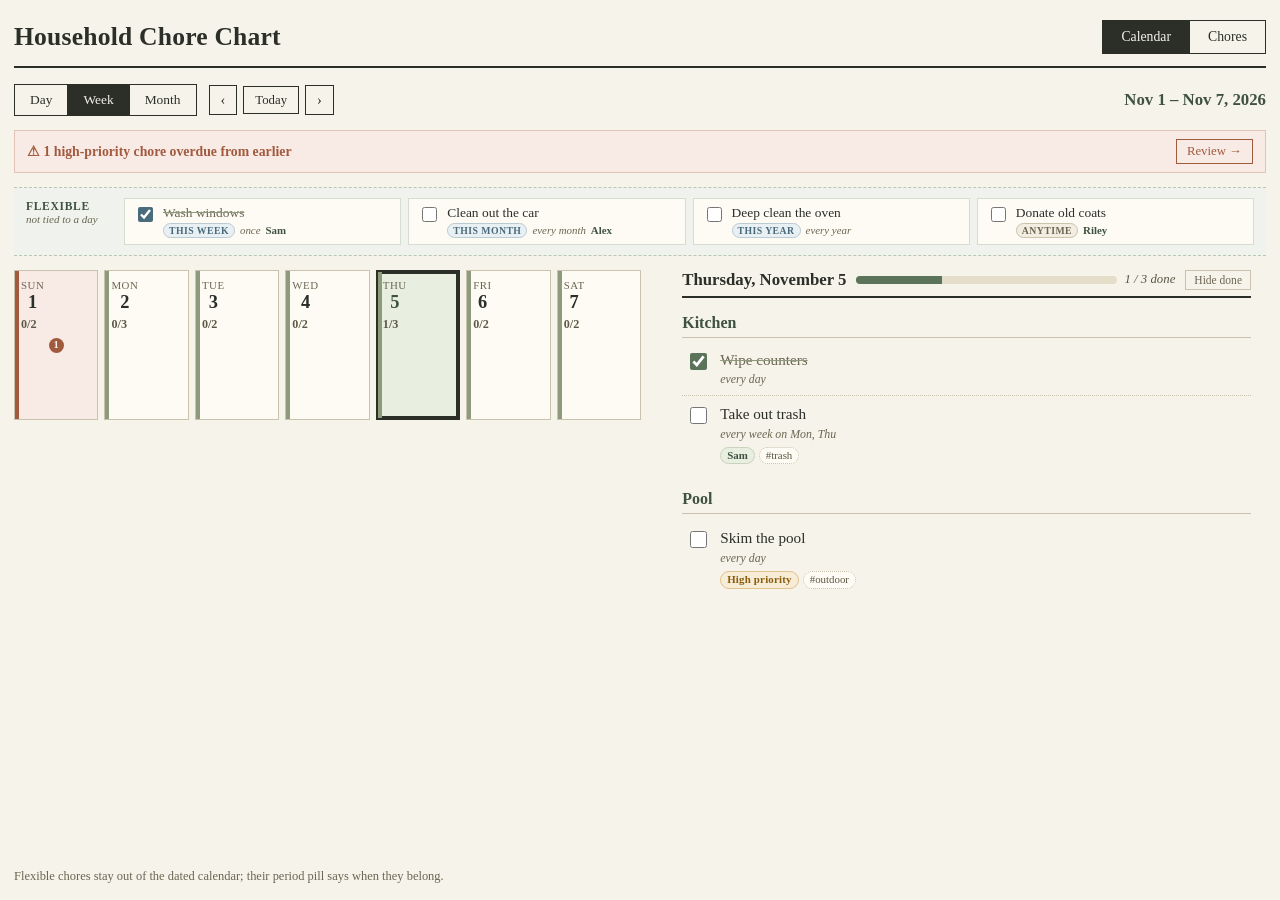
<file: mockups/floating-chores.html>
<!DOCTYPE html>
<html lang="en">
<head>
<meta charset="UTF-8">
<meta name="viewport" content="width=device-width, initial-scale=1">
<meta name="color-scheme" content="light">
<title>Floating chores — design mockup</title>
<link rel="stylesheet" href="../html/css/style.css">
<style>
  /* ---- mockup-only additions: flexible chores ---- */
  .flex-strip{
    display:flex;
    align-items:flex-start;
    gap:14px;
    margin:0 0 14px;
    padding:10px 12px;
    background:#f0f3ed;
    border-top:1px dashed #b9c6b3;
    border-bottom:1px dashed #b9c6b3;
  }
  .flex-strip-head{flex:0 0 auto; min-width:84px; padding:2px 6px 0 0;}
  .flex-strip-title{
    display:block;
    font-size:0.72rem;
    font-weight:700;
    letter-spacing:0.7px;
    text-transform:uppercase;
    color:var(--moss-dark);
  }
  .flex-strip-note{display:block; margin-top:1px; font-size:0.69rem; font-style:italic; color:var(--muted);}
  .flex-items{display:flex; flex:1 1 auto; flex-wrap:wrap; gap:7px; min-width:0;}
  .flex-item{
    display:flex;
    flex:1 1 185px;
    align-items:flex-start;
    gap:7px;
    max-width:280px;
    padding:6px 9px;
    background:var(--card);
    border:1px solid #d4ddcf;
    cursor:pointer;
  }
  .flex-item input[type=checkbox]{
    flex-shrink:0;
    width:15px;
    height:15px;
    margin-top:2px;
    accent-color:var(--sky);
  }
  .flex-item-body{display:flex; flex-direction:column; gap:1px; min-width:0;}
  .flex-item-text{font-size:0.84rem; line-height:1.25;}
  .flex-item.done .flex-item-text{color:var(--muted); text-decoration:line-through; text-decoration-color:var(--done);}
  .flex-meta{display:flex; flex-wrap:wrap; align-items:center; gap:5px; font-size:0.68rem; color:var(--muted);}
  .scope-pill{
    padding:1px 5px;
    border:1px solid #b9cad2;
    border-radius:8px;
    background:#e9f0f3;
    color:var(--sky);
    font-size:0.61rem;
    font-weight:700;
    letter-spacing:0.45px;
    text-transform:uppercase;
    white-space:nowrap;
  }
  .scope-pill.anytime{background:#f1ede1; border-color:var(--line); color:var(--muted);}
  .flex-repeat{font-style:italic;}
  .flex-assignee{font-weight:600; color:var(--moss-dark);}

  /* management row timing column */
  .flex-next .next-due-label{color:var(--sky);}
  .flex-next .flex-scope{font-size:0.76rem; font-weight:700; color:var(--sky);}

  /* editor timing control */
  .timing-switch{display:inline-flex; align-self:flex-start; border:1.5px solid var(--ink);}
  .timing-btn{
    padding:6px 13px;
    border:none;
    border-right:1.5px solid var(--ink);
    background:transparent;
    color:var(--ink);
    font-family:inherit;
    font-size:0.82rem;
    cursor:pointer;
  }
  .timing-btn:last-child{border-right:none;}
  .timing-btn.active{background:var(--ink); color:var(--paper);}
  .flex-editor{display:flex; flex-direction:column; gap:12px;}
  .flex-editor .chips .chip{font-size:0.76rem;}

  @media (max-width: 860px){
    .flex-strip{flex-direction:column; gap:8px;}
    .flex-strip-head{min-width:0; padding:0;}
    .flex-items{width:100%;}
    .flex-item{max-width:none;}
  }
  @media (max-width: 560px){
    .flex-items{display:grid; grid-template-columns:repeat(2,minmax(0,1fr)); gap:6px;}
    .flex-item{max-width:none; min-width:0; padding:5px 7px;}
    .flex-item-text{font-size:0.8rem;}
    .flex-meta{font-size:0.64rem; gap:4px;}
  }
  @media (max-width: 380px){
    .flex-items{grid-template-columns:minmax(0,1fr);}
  }
</style>
</head>
<body>

<header>
  <div class="header-top">
    <h1>Household Chore Chart</h1>
    <div class="surface-switch" id="surfaceSwitch" role="group" aria-label="Chore chart view">
      <button class="surface-btn active" data-surface="calendar" type="button" aria-pressed="true">Calendar</button>
      <button class="surface-btn" data-surface="chores" type="button" aria-pressed="false">Chores</button>
    </div>
  </div>
</header>

<section class="surface" id="calendarSurface">
  <div class="cal-controls">
    <div class="view-switch" id="viewSwitch" role="group" aria-label="Calendar range">
      <button class="view-btn" data-view="day" type="button" aria-pressed="false">Day</button>
      <button class="view-btn active" data-view="week" type="button" aria-pressed="true">Week</button>
      <button class="view-btn" data-view="month" type="button" aria-pressed="false">Month</button>
    </div>
    <div class="nav">
      <button class="nav-btn" type="button" aria-label="Previous">&lsaquo;</button>
      <button class="nav-btn today-btn" type="button">Today</button>
      <button class="nav-btn" type="button" aria-label="Next">&rsaquo;</button>
    </div>
    <div class="range-label" id="rangeLabel">Nov 1 – Nov 7, 2026</div>
  </div>

  <div class="overdue-banner">
    <span class="overdue-banner-text">⚠ 1 high-priority chore overdue from earlier</span>
    <button type="button">Review →</button>
  </div>

  <!-- NEW: floating / flexible chores live in their own shelf, outside the dated grid -->
  <section class="flex-strip" id="flexStrip" aria-label="Flexible chores">
    <div class="flex-strip-head">
      <span class="flex-strip-title">Flexible</span>
      <span class="flex-strip-note">not tied to a day</span>
    </div>
    <div class="flex-items">
      <label class="flex-item done">
        <input type="checkbox" checked>
        <span class="flex-item-body">
          <span class="flex-item-text">Wash windows</span>
          <span class="flex-meta">
            <span class="scope-pill">This week</span>
            <span class="flex-repeat">once</span>
            <span class="flex-assignee">Sam</span>
          </span>
        </span>
      </label>
      <label class="flex-item">
        <input type="checkbox">
        <span class="flex-item-body">
          <span class="flex-item-text">Clean out the car</span>
          <span class="flex-meta">
            <span class="scope-pill">This month</span>
            <span class="flex-repeat">every month</span>
            <span class="flex-assignee">Alex</span>
          </span>
        </span>
      </label>
      <label class="flex-item">
        <input type="checkbox">
        <span class="flex-item-body">
          <span class="flex-item-text">Deep clean the oven</span>
          <span class="flex-meta">
            <span class="scope-pill">This year</span>
            <span class="flex-repeat">every year</span>
          </span>
        </span>
      </label>
      <label class="flex-item">
        <input type="checkbox">
        <span class="flex-item-body">
          <span class="flex-item-text">Donate old coats</span>
          <span class="flex-meta">
            <span class="scope-pill anytime">Anytime</span>
            <span class="flex-assignee">Riley</span>
          </span>
        </span>
      </label>
    </div>
  </section>

  <main class="layout">
    <section class="cal-pane" id="calPane" aria-label="Calendar">
      <div class="week-grid" id="weekGrid"></div>
      <div class="month-grid" id="monthGrid" hidden></div>
    </section>
    <section class="list-pane" aria-label="Chores for the selected day">
      <div class="list-head">
        <span class="list-date">Thursday, November 5</span>
        <div class="list-progress">
          <div class="progress-track" role="progressbar" aria-valuemin="0" aria-valuemax="3" aria-valuenow="1">
            <div class="progress-fill" style="width:33%"></div>
          </div>
          <span class="list-count">1 / 3 done</span>
        </div>
        <button class="hide-done-btn" type="button">Hide done</button>
      </div>
      <div class="group">
        <div class="group-title">Kitchen</div>
        <div class="task done">
          <input type="checkbox" checked>
          <div class="task-body">
            <div class="task-text">Wipe counters</div>
            <div class="task-when">every day</div>
          </div>
        </div>
        <div class="task">
          <input type="checkbox">
          <div class="task-body">
            <div class="task-text">Take out trash</div>
            <div class="task-when">every week on Mon, Thu</div>
            <div class="task-meta">
              <span class="assignee-pill">Sam</span>
              <span class="tag-pill">#trash</span>
            </div>
          </div>
        </div>
      </div>
      <div class="group">
        <div class="group-title">Pool</div>
        <div class="task">
          <input type="checkbox">
          <div class="task-body">
            <div class="task-text">Skim the pool</div>
            <div class="task-when">every day</div>
            <div class="task-meta">
              <span class="prio-flag">High priority</span>
              <span class="tag-pill">#outdoor</span>
            </div>
          </div>
        </div>
      </div>
    </section>
  </main>
</section>

<section class="surface" id="choresSurface" hidden>
  <div class="surface-head">
    <span class="surface-title">Routines</span>
    <span class="surface-count">7 chores · 5 areas</span>
    <button class="primary-btn" type="button" data-open-editor>+ Add chore</button>
  </div>
  <div class="chore-toolbar">
    <label class="toolbar-field">Assigned
      <select><option>Everyone</option></select>
    </label>
    <label class="toolbar-field">Tag
      <select><option>All tags</option></select>
    </label>
    <label class="toolbar-field">Sort
      <select><option>Manual order</option></select>
    </label>
  </div>
  <div>
    <div class="group">
      <div class="group-title">Kitchen</div>
      <div class="task chore-row" data-open-editor>
        <div class="task-body">
          <div class="task-text">Wipe counters</div>
          <div class="task-when">every day</div>
        </div>
        <div class="next-due">
          <span class="next-due-label">Next</span>
          <span class="next-due-date">Today</span>
        </div>
        <div class="row-actions">
          <button type="button">↑</button><button type="button">↓</button><button class="edit-row-btn" type="button">Edit</button>
        </div>
      </div>
      <div class="task chore-row" data-open-editor>
        <div class="task-body">
          <div class="task-text">Take out trash</div>
          <div class="task-when">every week on Mon, Thu</div>
          <div class="task-meta">
            <span class="assignee-pill">Sam</span>
            <span class="tag-pill">#trash</span>
          </div>
        </div>
        <div class="next-due">
          <span class="next-due-label">Next</span>
          <span class="next-due-date">Today</span>
        </div>
        <div class="row-actions">
          <button type="button">↑</button><button type="button">↓</button><button class="edit-row-btn" type="button">Edit</button>
        </div>
      </div>
      <div class="task chore-row" data-open-editor>
        <div class="task-body">
          <div class="task-text">Deep clean the oven</div>
          <div class="task-when">every year</div>
        </div>
        <div class="next-due flex-next">
          <span class="next-due-label">Flexible</span>
          <span class="flex-scope">This year</span>
        </div>
        <div class="row-actions">
          <button type="button">↑</button><button type="button">↓</button><button class="edit-row-btn" type="button">Edit</button>
        </div>
      </div>
    </div>
    <div class="group">
      <div class="group-title">Pool</div>
      <div class="task chore-row" data-open-editor>
        <div class="task-body">
          <div class="task-text">Skim the pool</div>
          <div class="task-when">every day</div>
          <div class="task-meta">
            <span class="prio-flag">High priority</span>
            <span class="tag-pill">#outdoor</span>
          </div>
        </div>
        <div class="next-due">
          <span class="next-due-label">Next</span>
          <span class="next-due-date">Today</span>
        </div>
        <div class="row-actions">
          <button type="button">↑</button><button type="button">↓</button><button class="edit-row-btn" type="button">Edit</button>
        </div>
      </div>
    </div>
    <div class="group">
      <div class="group-title">Garage</div>
      <div class="task chore-row" data-open-editor>
        <div class="task-body">
          <div class="task-text">Clean out the car</div>
          <div class="task-when">every month</div>
          <div class="task-meta">
            <span class="assignee-pill">Alex</span>
            <span class="tag-pill">#outdoor</span>
          </div>
        </div>
        <div class="next-due flex-next">
          <span class="next-due-label">Flexible</span>
          <span class="flex-scope">This month</span>
        </div>
        <div class="row-actions">
          <button type="button">↑</button><button type="button">↓</button><button class="edit-row-btn" type="button">Edit</button>
        </div>
      </div>
    </div>
    <div class="group">
      <div class="group-title">House</div>
      <div class="task chore-row" data-open-editor>
        <div class="task-body">
          <div class="task-text">Wash windows</div>
          <div class="task-when">once</div>
          <div class="task-meta">
            <span class="assignee-pill">Sam</span>
          </div>
        </div>
        <div class="next-due flex-next">
          <span class="next-due-label">Flexible</span>
          <span class="flex-scope">This week</span>
        </div>
        <div class="row-actions">
          <button type="button">↑</button><button type="button">↓</button><button class="edit-row-btn" type="button">Edit</button>
        </div>
      </div>
      <div class="task chore-row" data-open-editor>
        <div class="task-body">
          <div class="task-text">Donate old coats</div>
          <div class="task-when">once</div>
          <div class="task-meta">
            <span class="assignee-pill">Riley</span>
            <span class="tag-pill">#donation</span>
          </div>
        </div>
        <div class="next-due flex-next">
          <span class="next-due-label">Flexible</span>
          <span class="flex-scope">Anytime</span>
        </div>
        <div class="row-actions">
          <button type="button">↑</button><button type="button">↓</button><button class="edit-row-btn" type="button">Edit</button>
        </div>
      </div>
    </div>
  </div>
</section>

<div class="legend">Flexible chores stay out of the dated calendar; their period pill says when they belong.</div>

<div class="scrim" id="scrim" hidden></div>
<div class="sheet" id="sheet" hidden role="dialog" aria-modal="true" aria-labelledby="sheetTitle">
  <div class="sheet-head">
    <h2 id="sheetTitle">Edit chore</h2>
    <button class="x" type="button" data-close-editor aria-label="Close">&times;</button>
  </div>
  <div class="sheet-body">
    <label class="field">Name
      <input type="text" value="Clean out the car">
    </label>
    <label class="field">Area
      <input type="text" value="Garage">
    </label>
    <label class="field">Assigned to
      <input type="text" value="Alex">
    </label>
    <div class="field">
      <span class="field-label">Tags</span>
      <div class="tag-editor">
        <div class="tag-chips">
          <span class="tag-chip">outdoor <button class="tag-remove" type="button">×</button></span>
        </div>
        <div class="tag-input-row">
          <input type="text" placeholder="Add a tag, then press Enter">
          <button class="chip add-tag-btn" type="button">Add</button>
        </div>
      </div>
    </div>
    <label class="priority-field">
      <input type="checkbox">
      <span>
        <strong>High priority</strong>
        <span class="field-hint">Only high-priority overdue chores appear in the banner; all overdue chores show in red.</span>
      </span>
    </label>

    <div class="divider-label">Timing</div>
    <div class="timing-switch" id="timingSwitch" role="group" aria-label="Due timing">
      <button class="timing-btn" data-timing="date" type="button">On a date</button>
      <button class="timing-btn active" data-timing="flex" type="button">Flexible</button>
    </div>

    <div class="date-schedule" id="dateSchedule" hidden>
      <label class="field">Repeats
        <select>
          <option>Weekly</option>
          <option>Monthly</option>
          <option>Yearly</option>
        </select>
      </label>
      <span class="field-hint">The existing dated schedule controls would appear here.</span>
    </div>

    <div class="flex-editor" id="flexSchedule">
      <div class="field">
        <span class="field-label">Window</span>
        <div class="chips">
          <button class="chip" data-window="anytime" type="button">Anytime</button>
          <button class="chip" data-window="week" type="button">Week</button>
          <button class="chip active" data-window="month" type="button">Month</button>
          <button class="chip" data-window="year" type="button">Year</button>
        </div>
      </div>
      <label class="field">Repeats
        <select id="flexRepeat">
          <option>Doesn't repeat</option>
          <option selected>Every month</option>
          <option>Every 2 months</option>
          <option>Every 3 months</option>
        </select>
      </label>
      <span class="field-hint" id="flexHint">Appears in Flexible until done, then resets on the 1st of each month.</span>
    </div>
  </div>
  <div class="sheet-foot">
    <button class="danger" type="button">Delete</button>
    <div class="spacer"></div>
    <button type="button" data-close-editor>Cancel</button>
    <button class="primary" type="button" data-close-editor>Save</button>
  </div>
</div>

<script>
/* ---- mockup interaction only ---- */
const surfaces = document.querySelectorAll('.surface-btn');
surfaces.forEach(btn => btn.addEventListener('click', () => {
  surfaces.forEach(b => {
    const on = b === btn;
    b.classList.toggle('active', on);
    b.setAttribute('aria-pressed', on ? 'true' : 'false');
  });
  document.getElementById('calendarSurface').hidden = btn.dataset.surface !== 'calendar';
  document.getElementById('choresSurface').hidden = btn.dataset.surface !== 'chores';
}));

const viewButtons = document.querySelectorAll('.view-btn');
viewButtons.forEach(btn => btn.addEventListener('click', () => {
  viewButtons.forEach(b => {
    const on = b === btn;
    b.classList.toggle('active', on);
    b.setAttribute('aria-pressed', on ? 'true' : 'false');
  });
  const month = btn.dataset.view === 'month';
  document.getElementById('weekGrid').hidden = month;
  document.getElementById('monthGrid').hidden = !month;
  document.getElementById('rangeLabel').textContent = month ? 'November 2026' : 'Nov 1 – Nov 7, 2026';
}));

/* week strip */
const week = [
  ['SUN', 1, '0/2', 1, 'overdue'],
  ['MON', 2, '0/3', 0, 'pending'],
  ['TUE', 3, '0/2', 0, 'pending'],
  ['WED', 4, '0/2', 0, 'pending'],
  ['THU', 5, '1/3', 0, 'pending'],
  ['FRI', 6, '0/2', 0, 'pending'],
  ['SAT', 7, '0/2', 0, 'pending'],
];
const weekGrid = document.getElementById('weekGrid');
week.forEach(([dow, day, count, overdue, stripe], idx) => {
  const col = document.createElement('button');
  col.type = 'button';
  col.className = 'day-col' + (idx === 0 ? ' has-overdue' : '') + (idx === 4 ? ' today selected' : '');
  col.innerHTML = `
    <div class="day-col-head"><span class="dow">${dow}</span><span class="day-num">${day}</span></div>
    <span class="day-count">${count}</span>
    ${overdue ? `<span class="od-badge">${overdue}</span>` : ''}
    <span class="day-stripe stripe-${stripe}"></span>`;
  weekGrid.appendChild(col);
});

/* month grid (static, for layout review) */
const monthGrid = document.getElementById('monthGrid');
const heads = ['SUN', 'MON', 'TUE', 'WED', 'THU', 'FRI', 'SAT'];
heads.forEach(h => {
  const d = document.createElement('div');
  d.className = 'dow-head';
  d.textContent = h;
  monthGrid.appendChild(d);
});
const counts = { 1: '0/2', 2: '0/3', 3: '1/2', 4: '0/2', 5: '1/3', 7: '0/2', 8: '0/1', 10: '0/2', 12: '0/1', 15: '0/2', 18: '0/1', 22: '0/2', 26: '0/1', 29: '0/2' };
const overdueDays = new Set([1]);
for (let i = 0; i < 35; i++) {
  const dayNum = i + 1;
  const cell = document.createElement('button');
  cell.type = 'button';
  const inMonth = dayNum <= 30;
  cell.className = 'day-cell' + (inMonth ? '' : ' other-month') +
    (dayNum === 5 ? ' today selected' : '') + (overdueDays.has(dayNum) ? ' has-overdue' : '');
  const shown = inMonth ? dayNum : dayNum - 30;
  cell.innerHTML = `<span class="day-num">${shown}</span>` +
    (inMonth && counts[dayNum] ? `<span class="day-count">${counts[dayNum]}</span>` : '') +
    (overdueDays.has(dayNum) ? '<span class="od-badge">1</span>' : '') +
    (inMonth ? `<span class="day-stripe stripe-${overdueDays.has(dayNum) ? 'overdue' : (counts[dayNum] && counts[dayNum].startsWith('1/') ? 'done' : 'pending')}"></span>` : '');
  monthGrid.appendChild(cell);
}

/* flexible checkbox state */
document.querySelectorAll('.flex-item input').forEach(cb => {
  cb.addEventListener('change', () => cb.closest('.flex-item').classList.toggle('done', cb.checked));
});

/* editor */
const scrim = document.getElementById('scrim');
const sheet = document.getElementById('sheet');
function openEditor() { scrim.hidden = false; sheet.hidden = false; }
function closeEditor() { scrim.hidden = true; sheet.hidden = true; }
document.querySelectorAll('[data-open-editor]').forEach(n => n.addEventListener('click', openEditor));
document.querySelectorAll('[data-close-editor]').forEach(n => n.addEventListener('click', closeEditor));
scrim.addEventListener('click', closeEditor);

const timingButtons = document.querySelectorAll('.timing-btn');
timingButtons.forEach(btn => btn.addEventListener('click', () => {
  timingButtons.forEach(b => b.classList.toggle('active', b === btn));
  document.getElementById('dateSchedule').hidden = btn.dataset.timing !== 'date';
  document.getElementById('flexSchedule').hidden = btn.dataset.timing !== 'flex';
}));

const windowButtons = document.querySelectorAll('[data-window]');
const repeat = document.getElementById('flexRepeat');
const hint = document.getElementById('flexHint');
windowButtons.forEach(btn => btn.addEventListener('click', () => {
  windowButtons.forEach(b => b.classList.toggle('active', b === btn));
  const w = btn.dataset.window;
  if (w === 'anytime') {
    repeat.value = "Doesn't repeat";
    repeat.disabled = true;
    hint.textContent = 'Stays in Flexible until it is checked off.';
  } else {
    repeat.disabled = false;
    repeat.value = 'Every ' + w;
    hint.textContent = 'Appears in Flexible until done, then resets at the start of each ' + w + '.';
  }
}));
</script>
</body>
</html>
</file>
<file: html/css/style.css>
:root{
  --ink:#2b2f28;
  --paper:#f6f3ea;
  --line:#c9c2ac;
  --card:#fdfbf3;
  --moss:#5b7359;
  --moss-dark:#3f5240;
  --clay:#a15a3e;
  --sky:#4a6b7c;
  --sun:#c98f2b;
  --done:#8d9a7b;
  --muted:#6b6652;
}
*{box-sizing:border-box;}
[hidden]{display:none !important;}
body{
  margin:0;
  background:var(--paper);
  color:var(--ink);
  font-family:'Iowan Old Style','Palatino Linotype',Georgia,serif;
  padding:20px 14px 60px;
}
header{
  margin-bottom:16px;
  border-bottom:2px solid var(--ink);
  padding-bottom:12px;
}
h1{
  font-size:1.6rem;
  margin:0;
  font-weight:600;
  letter-spacing:0.2px;
}
.header-top{
  display:flex;
  justify-content:space-between;
  align-items:center;
  gap:12px;
  flex-wrap:wrap;
}

/* ---- surface switch (Calendar | Chores) ---- */
.surface-switch{display:inline-flex; border:1.5px solid var(--ink);}
.surface-btn{
  font-family:inherit;
  font-size:0.86rem;
  padding:8px 18px;
  border:none;
  background:transparent;
  color:var(--ink);
  cursor:pointer;
  border-right:1.5px solid var(--ink);
}
.surface-btn:last-child{border-right:none;}
.surface-btn.active{background:var(--ink); color:var(--paper);}
.surface-btn:focus-visible,
.view-btn:focus-visible,
.nav-btn:focus-visible,
button:focus-visible{outline:2px solid var(--moss); outline-offset:2px;}

/* ---- day-header progress (built by renderList) ---- */
.progress-track{flex:1 1 auto; min-width:40px; height:8px; background:#e4ddc9; border-radius:5px; overflow:hidden;}
.progress-fill{height:100%; background:var(--moss); width:0%; transition:width .4s ease;}

/* ---- calendar controls (view switch + navigation) ---- */
.cal-controls{
  display:flex;
  flex-wrap:wrap;
  align-items:center;
  gap:12px;
  margin-bottom:14px;
}
.view-switch{display:inline-flex; border:1.5px solid var(--ink);}
.view-btn{
  font-family:inherit;
  font-size:0.84rem;
  padding:7px 15px;
  border:none;
  background:transparent;
  color:var(--ink);
  cursor:pointer;
  border-right:1.5px solid var(--ink);
}
.view-btn:last-child{border-right:none;}
.view-btn.active{background:var(--ink); color:var(--paper);}
.nav{display:inline-flex; align-items:center; gap:6px;}
.nav-btn{
  font-family:inherit;
  font-size:0.9rem;
  line-height:1;
  padding:7px 11px;
  border:1.5px solid var(--ink);
  background:transparent;
  color:var(--ink);
  cursor:pointer;
}
.nav-btn:active{background:var(--ink); color:var(--paper);}
.today-btn{font-size:0.8rem;}
.range-label{margin-left:auto; font-size:1.05rem; font-weight:600; color:var(--moss-dark);}

/* ---- overdue roll-up ---- */
.overdue-banner{
  display:flex;
  align-items:center;
  gap:10px;
  flex-wrap:wrap;
  background:#f8eae5;
  border:1px solid #e2c3b7;
  color:var(--clay);
  padding:8px 12px;
  margin-bottom:14px;
  font-size:0.86rem;
  font-weight:600;
}
.overdue-banner button{
  font-family:inherit;
  font-size:0.8rem;
  padding:4px 10px;
  border:1px solid var(--clay);
  background:transparent;
  color:var(--clay);
  cursor:pointer;
  margin-left:auto;
}
.overdue-banner button:hover{background:var(--clay); color:var(--paper);}

/* ---- two-pane layout: calendar left, day's list right ---- */
.layout{
  display:grid;
  grid-template-columns:minmax(0,1.1fr) minmax(0,1fr);
  gap:26px;
  align-items:start;
}
.layout.single{grid-template-columns:minmax(0,1fr);}
.layout.single #calPane{display:none;}
.cal-pane{min-width:0;}
.list-pane{min-width:0;}

/* ---- month grid ---- */
.month-grid{display:grid; grid-template-columns:repeat(7,minmax(0,1fr)); gap:5px;}
.dow-head{
  font-size:0.72rem;
  text-align:center;
  color:var(--muted);
  text-transform:uppercase;
  letter-spacing:0.5px;
  padding-bottom:3px;
}
.day-cell{
  position:relative;
  font-family:inherit;
  text-align:left;
  background:var(--card);
  border:1px solid var(--line);
  padding:5px 6px 7px;
  min-height:78px;
  cursor:pointer;
  display:flex;
  flex-direction:column;
  gap:4px;
  color:var(--ink);
}
.day-cell:hover{border-color:var(--moss);}
.day-cell .day-num{font-size:0.9rem; font-weight:600; line-height:1;}
.day-cell.other-month{background:transparent;}
.day-cell.other-month .day-num{color:#b9b39c;}
.day-cell.today{border:2px solid var(--moss); padding:4px 5px 6px;}
.day-cell.today .day-num{color:var(--moss-dark);}
.day-cell.has-overdue{background:#f8eae5;}
.day-cell.selected{background:#e9efe0;}
.day-cell.selected.has-overdue{background:#f2ddd3;}
.od-badge{
  position:absolute;
  top:5px;
  right:5px;
  background:var(--clay);
  color:var(--paper);
  font-size:0.66rem;
  font-weight:700;
  line-height:1;
  padding:2px 5px;
  border-radius:9px;
}

/* ---- day status stripe (the day's worst state, at a glance) ---- */
.day-stripe{
  position:absolute;
  left:0;
  top:0;
  bottom:0;
  width:4px;
}
.day-stripe.stripe-pending{background:var(--done);}
.day-stripe.stripe-done{background:var(--moss);}
.day-stripe.stripe-overdue{background:var(--clay);}

/* ---- week strip ---- */
.week-grid{display:grid; grid-template-columns:repeat(7,minmax(0,1fr)); gap:6px;}
.day-col{
  position:relative;
  font-family:inherit;
  background:var(--card);
  border:1px solid var(--line);
  padding:8px 6px;
  min-height:150px;
  cursor:pointer;
  display:flex;
  flex-direction:column;
  gap:6px;
  color:var(--ink);
  text-align:center;
}
.day-col:hover{border-color:var(--moss);}
.day-col.today{border:2px solid var(--moss); padding:7px 5px;}
.day-col.today .day-num{color:var(--moss-dark);}
.day-col.has-overdue{background:#f8eae5;}
.day-col.selected{background:#e9efe0;}
.day-col.selected.has-overdue{background:#f2ddd3;}
.day-col-head{display:flex; flex-direction:column; gap:2px; align-items:center;}
.day-col-head .dow{font-size:0.68rem; color:var(--muted); text-transform:uppercase; letter-spacing:0.5px;}
.day-col-head .day-num{font-size:1.15rem; font-weight:600; line-height:1;}
.day-col .od-badge{position:static; align-self:center;}

/* ---- day-cell content shared by the month grid and the week strip ---- */
.day-count{font-size:0.76rem; color:#5c5847; font-weight:600;}
.day-col .day-count{text-align:center;}

/* Selection reads the same whether or not the day is overdue -- the pink
   overdue tint used to hide the green "selected" fill. Declared after the
   today/overdue rules so it always wins on border colour. */
.day-cell.selected,
.day-col.selected{border-color:var(--ink); box-shadow:inset 0 0 0 2px var(--ink);}

/* ---- areas + task rows ---- */
.group{margin-bottom:12px;}
.list-pane .group{
  /* Small allowance below the rows so a pinned area header can reach the day
     header's offset; without any, the sticky header detaches early. */
  padding-bottom:18px;
  margin-bottom:0;
}
.group-title{
  font-size:1.0rem;
  font-weight:600;
  color:var(--moss-dark);
  border-bottom:1px solid var(--line);
  padding-bottom:5px;
  margin-bottom:6px;
}
.task{
  display:flex;
  align-items:flex-start;
  gap:10px;
  padding:8px 4px;
  border-bottom:1px dotted var(--line);
  cursor:pointer;
}
.task:last-child{border-bottom:none;}
.task input[type=checkbox]{margin-top:3px; width:17px; height:17px; accent-color:var(--moss); flex-shrink:0;}
.task-body{flex:1; min-width:0; display:flex; flex-direction:column; gap:2px;}
.task-text{font-size:0.95rem; line-height:1.35;}
.task.done .task-text{color:var(--muted); text-decoration:line-through; text-decoration-color:var(--done);}
.task.overdue .task-text{color:var(--clay);}
.task-when{font-size:0.74rem; color:var(--muted); font-style:italic;}
.task-meta{display:flex; flex-wrap:wrap; align-items:center; gap:4px; margin-top:3px;}
.assignee-pill,
.tag-pill,
.prio-flag{
  font-size:0.68rem;
  line-height:1.25;
  padding:1px 6px;
  border-radius:9px;
  white-space:nowrap;
}
.assignee-pill{
  background:#e9efe0;
  border:1px solid #c9d3bb;
  color:var(--moss-dark);
  font-weight:600;
}
.tag-pill{
  background:var(--card);
  border:1px dotted var(--line);
  color:#5c5847;
}
.prio-flag{
  background:#f7ecd6;
  border:1px solid #dfc28d;
  color:#8a5c0f;
  font-weight:700;
  letter-spacing:0.2px;
}
.overdue-flag{
  align-self:flex-start;
  font-size:0.68rem;
  font-weight:700;
  letter-spacing:0.4px;
  text-transform:uppercase;
  color:var(--paper);
  background:var(--clay);
  padding:1px 6px;
  border-radius:9px;
  margin-top:0;
}

/* ---- flexible chores: shelf above the dated calendar ---- */
.flex-strip{
  display:flex;
  flex:0 0 auto;
  align-items:flex-start;
  gap:14px;
  margin:0 0 14px;
  padding:10px 12px;
  background:#f0f3ed;
  border-top:1px dashed #b9c6b3;
  border-bottom:1px dashed #b9c6b3;
}
.flex-strip-head{flex:0 0 auto; min-width:84px; padding:2px 6px 0 0;}
.flex-strip-title{
  display:block;
  font-size:0.72rem;
  font-weight:700;
  letter-spacing:0.7px;
  text-transform:uppercase;
  color:var(--moss-dark);
}
.flex-strip-note{display:block; margin-top:1px; font-size:0.69rem; font-style:italic; color:var(--muted);}
.flex-items{display:flex; flex:1 1 auto; flex-wrap:wrap; gap:7px; min-width:0;}
.flex-item{
  display:flex;
  flex:1 1 185px;
  align-items:flex-start;
  gap:7px;
  max-width:280px;
  padding:6px 9px;
  background:var(--card);
  border:1px solid #d4ddcf;
  cursor:pointer;
}
.flex-item.overdue{background:#f8eae5; border-color:#e2c3b7;}
.flex-item.overdue .flex-item-text{color:var(--clay);}
.flex-item input[type=checkbox]{
  flex-shrink:0;
  width:15px;
  height:15px;
  margin-top:2px;
  accent-color:var(--sky);
}
.flex-item-body{display:flex; flex-direction:column; gap:1px; min-width:0;}
.flex-item-text{font-size:0.84rem; line-height:1.25;}
.flex-item.done .flex-item-text{color:var(--muted); text-decoration:line-through; text-decoration-color:var(--done);}
.flex-item.overdue.done{background:var(--card); border-color:#d4ddcf;}
.flex-item.overdue.done .flex-item-text{color:var(--muted);}
.flex-meta{display:flex; flex-wrap:wrap; align-items:center; gap:5px; font-size:0.68rem; color:var(--muted);}
.scope-pill{
  padding:1px 5px;
  border:1px solid #b9cad2;
  border-radius:8px;
  background:#e9f0f3;
  color:var(--sky);
  font-size:0.61rem;
  font-weight:700;
  letter-spacing:0.45px;
  text-transform:uppercase;
  white-space:nowrap;
}
.scope-pill.anytime{background:#f1ede1; border-color:var(--line); color:var(--muted);}
.flex-repeat{font-style:italic;}
.flex-assignee{font-weight:600; color:var(--moss-dark);}
.flex-due{color:var(--clay); font-weight:700;}
.flex-item:not(.overdue) .flex-due{color:var(--muted); font-weight:400;}
.flex-next .next-due-label{color:var(--sky);}
.flex-next .flex-scope{font-size:0.76rem; font-weight:700; color:var(--sky);}
.flex-next.overdue-next .next-due-label,
.flex-next.overdue-next .flex-scope{color:var(--clay);}
.flex-next .flex-scope.done-scope{color:var(--done);}

/* ---- list pane header ---- */
.list-head{
  display:flex;
  align-items:center;
  flex-wrap:wrap;
  gap:10px;
  border-bottom:2px solid var(--ink);
  padding-bottom:6px;
  margin-bottom:14px;
}
.list-date{font-size:1.05rem; font-weight:600; color:var(--ink);}
.list-progress{
  flex:1 1 160px;
  min-width:0;
  display:flex;
  align-items:center;
  gap:8px;
}
.list-count{font-size:0.8rem; color:#5c5847; font-style:italic; white-space:nowrap;}
.empty{font-size:0.9rem; color:var(--muted); font-style:italic; padding:14px 4px;}

.legend{font-size:0.78rem; color:var(--muted); margin-top:8px;}

/* ---- hide-done toggle (list header) ---- */
.hide-done-btn{
  font-family:inherit;
  font-size:0.72rem;
  padding:3px 8px;
  border:1px solid var(--line);
  background:transparent;
  color:var(--muted);
  cursor:pointer;
  white-space:nowrap;
}
.hide-done-btn:hover{border-color:var(--moss); color:var(--moss-dark);}
.hide-done-btn.active{background:var(--moss); border-color:var(--moss); color:var(--paper);}

/* ---- chores (manage) surface ---- */
.surface-head{
  display:flex;
  align-items:center;
  gap:12px;
  margin-bottom:16px;
  border-bottom:2px solid var(--ink);
  padding-bottom:12px;
  flex-wrap:wrap;
}
.surface-title{font-size:1.15rem; font-weight:600;}
.surface-count{font-size:0.82rem; color:#5c5847; font-style:italic;}
.primary-btn{
  font-family:inherit;
  font-size:0.86rem;
  padding:9px 16px;
  margin-left:auto;
  border:1.5px solid var(--moss-dark);
  background:var(--moss);
  color:var(--paper);
  cursor:pointer;
}
.primary-btn:hover{background:var(--moss-dark);}

/* ---- chores view: assignee / tag filters + sort ---- */
.chore-toolbar{
  display:flex;
  align-items:flex-end;
  flex-wrap:wrap;
  gap:12px;
  margin:-4px 0 16px;
  padding-bottom:12px;
  border-bottom:1px dotted var(--line);
}
.toolbar-field{
  display:flex;
  flex-direction:column;
  gap:3px;
  font-size:0.68rem;
  text-transform:uppercase;
  letter-spacing:0.5px;
  color:var(--muted);
  min-width:130px;
}
.toolbar-field select{
  font-family:inherit;
  font-size:0.84rem;
  text-transform:none;
  letter-spacing:0;
  color:var(--ink);
  padding:6px 8px;
  border:1px solid var(--line);
  background:var(--card);
  max-width:220px;
}
.toolbar-field select:focus{outline:2px solid var(--moss); outline-offset:1px; border-color:var(--moss);}

.chore-row{cursor:pointer; align-items:center;}
.chore-row:hover .task-text{color:var(--moss-dark);}
.next-due{
  display:flex;
  flex-direction:column;
  align-items:flex-end;
  gap:0;
  flex-shrink:0;
  white-space:nowrap;
  text-align:right;
}
.next-due-label{font-size:0.64rem; text-transform:uppercase; letter-spacing:0.5px; color:var(--muted);}
.next-due-date{font-size:0.8rem; font-weight:600; color:var(--sky);}
.row-actions{display:flex; gap:4px; align-items:center; flex-shrink:0;}
.row-actions button{
  font-family:inherit;
  font-size:0.8rem;
  line-height:1;
  padding:6px 9px;
  border:1px solid var(--line);
  background:transparent;
  color:#5c5847;
  cursor:pointer;
}
.row-actions button:hover:not(:disabled){border-color:var(--moss); color:var(--moss-dark);}
.row-actions button:disabled{opacity:0.35; cursor:default;}
.row-actions .edit-row-btn{border-color:var(--moss); color:var(--moss-dark);}
.empty-chores{text-align:center; padding:40px 16px; border:1px dashed var(--line);}
.empty-chores-title{font-size:1.05rem; font-weight:600; margin-bottom:6px;}
.empty-chores-text{font-size:0.88rem; color:var(--muted); margin-bottom:16px;}
.empty-chores .primary-btn{margin:0 auto;}

/* ---- editor: dialog on desktop, bottom sheet on mobile ---- */
.scrim{position:fixed; inset:0; background:rgba(43,47,40,0.42); z-index:40;}
.sheet{
  position:fixed;
  z-index:41;
  background:var(--paper);
  border:1.5px solid var(--ink);
  box-shadow:0 18px 50px rgba(0,0,0,0.28);
  width:min(460px,92vw);
  top:50%;
  left:50%;
  transform:translate(-50%,-50%);
  display:flex;
  flex-direction:column;
  max-height:88vh;
}
.sheet-head{
  display:flex;
  align-items:center;
  justify-content:space-between;
  padding:14px 16px 10px;
  border-bottom:1px solid var(--line);
}
.sheet-head h2{margin:0; font-size:1.1rem; font-weight:600;}
.sheet-head .x{
  font-family:inherit;
  font-size:1.3rem;
  line-height:1;
  border:none;
  background:transparent;
  cursor:pointer;
  color:var(--muted);
  padding:0 4px;
}
.sheet-body{padding:14px 16px; overflow-y:auto; display:flex; flex-direction:column; gap:12px;}
.field{display:flex; flex-direction:column; gap:4px; font-size:0.82rem; color:#5c5847;}
.field input,
.field select{
  font-family:inherit;
  font-size:0.92rem;
  padding:7px 9px;
  border:1px solid var(--line);
  background:var(--card);
  color:var(--ink);
  width:100%;
}
.field input:focus,
.field select:focus{outline:2px solid var(--moss); outline-offset:1px; border-color:var(--moss);}
.field-label{font-size:0.82rem; color:#5c5847;}
.field-hint{display:block; font-size:0.72rem; color:var(--muted); font-style:italic; line-height:1.3;}

/* ---- editor: timing mode + flexible window ---- */
.timing-switch{display:inline-flex; align-self:flex-start; border:1.5px solid var(--ink);}
.timing-btn{
  padding:6px 13px;
  border:none;
  border-right:1.5px solid var(--ink);
  background:transparent;
  color:var(--ink);
  font-family:inherit;
  font-size:0.82rem;
  cursor:pointer;
}
.timing-btn:last-child{border-right:none;}
.timing-btn.active{background:var(--ink); color:var(--paper);}
.flex-editor{display:flex; flex-direction:column; gap:12px;}
.flex-editor .chips .chip{font-size:0.76rem;}
.flex-due-date{font-weight:700; color:var(--sky);}

/* ---- editor: autocomplete menus (areas / people / tags) ---- */
.combo{position:relative;}
.combo-menu{
  position:absolute;
  top:calc(100% + 3px);
  left:0;
  right:0;
  z-index:6;
  max-height:180px;
  overflow-y:auto;
  padding:3px;
  background:var(--paper);
  border:1.5px solid var(--ink);
  box-shadow:0 8px 20px rgba(43,47,40,0.18);
}
.combo-option{
  display:block;
  width:100%;
  padding:7px 9px;
  border:none;
  background:transparent;
  color:var(--ink);
  font-family:inherit;
  font-size:0.84rem;
  line-height:1.3;
  text-align:left;
  cursor:pointer;
}
.combo-option:hover,
.combo-option:focus{background:#e9efe0; color:var(--moss-dark); outline:none;}
.combo-option.active{font-weight:600; color:var(--moss-dark);}
.combo-option.active::after{content:"\2713"; float:right; color:var(--moss);}
.tag-combo{flex:1 1 auto; min-width:0;}
.tag-combo input{width:100%;}

/* ---- editor: tags ---- */
.tag-editor{
  display:flex;
  flex-direction:column;
  gap:8px;
  padding:8px;
  border:1px solid var(--line);
  background:var(--card);
}
.tag-chips{display:flex; flex-wrap:wrap; gap:6px; min-height:22px; align-items:center;}
.tag-empty{font-size:0.78rem; color:var(--muted); font-style:italic;}
.tag-chip{
  display:inline-flex;
  align-items:center;
  gap:3px;
  font-size:0.78rem;
  padding:3px 4px 3px 8px;
  border:1px solid #c9d3bb;
  border-radius:10px;
  background:#e9efe0;
  color:var(--moss-dark);
}
.tag-remove{
  font-family:inherit;
  font-size:0.95rem;
  line-height:1;
  padding:0 3px;
  border:none;
  background:transparent;
  color:inherit;
  cursor:pointer;
  opacity:0.7;
}
.tag-remove:hover{opacity:1;}
.tag-input-row{display:flex; gap:6px;}
.tag-input-row input{
  flex:1 1 auto;
  min-width:0;
  font-family:inherit;
  font-size:0.86rem;
  padding:6px 8px;
  border:1px solid var(--line);
  background:var(--paper);
  color:var(--ink);
}
.tag-input-row input:focus{outline:2px solid var(--moss); outline-offset:1px; border-color:var(--moss);}
.add-tag-btn{align-self:stretch; white-space:nowrap;}

/* ---- editor: high priority ---- */
.priority-field{
  display:flex;
  align-items:flex-start;
  gap:8px;
  padding:8px 10px;
  border:1px solid var(--line);
  background:var(--card);
  font-size:0.82rem;
  color:#5c5847;
  cursor:pointer;
}
.priority-field input{margin-top:2px; width:17px; height:17px; accent-color:var(--sun); flex-shrink:0;}
.priority-field strong{display:block; margin-bottom:1px; font-size:0.84rem; color:var(--ink);}
.inline{display:flex; flex-wrap:wrap; align-items:center; gap:8px;}
.inline > span{font-size:0.84rem; color:#5c5847;}
.inline input[type=number]{
  width:66px;
  font-family:inherit;
  font-size:0.92rem;
  padding:6px 8px;
  border:1px solid var(--line);
  background:var(--card);
  color:var(--ink);
}
.chips{display:flex; gap:6px; flex-wrap:wrap;}
.chip{
  font-family:inherit;
  font-size:0.78rem;
  padding:6px 10px;
  border:1px solid var(--line);
  background:transparent;
  color:#5c5847;
  cursor:pointer;
}
.chip:hover{border-color:var(--moss);}
.chip.active{background:var(--moss); border-color:var(--moss-dark); color:var(--paper); font-weight:600;}
.dates{display:flex; gap:12px; flex-wrap:wrap;}
.dates .field{flex:1 1 130px;}
#custom{display:flex; flex-direction:column; gap:12px;}
.divider-label{
  font-size:0.72rem;
  text-transform:uppercase;
  letter-spacing:0.6px;
  color:var(--muted);
  margin-top:2px;
}
.editor-error{
  font-size:0.8rem;
  color:var(--clay);
  background:#f8eae5;
  border:1px solid #e2c3b7;
  padding:8px 10px;
}
.sheet-foot{
  display:flex;
  align-items:center;
  gap:8px;
  padding:12px 16px;
  border-top:1px solid var(--line);
  background:#f1ede1;
}
.sheet-foot .spacer{flex:1;}
.sheet-foot button{
  font-family:inherit;
  font-size:0.86rem;
  padding:8px 14px;
  cursor:pointer;
  border:1.5px solid var(--ink);
  background:transparent;
  color:var(--ink);
}
.sheet-foot .danger{border-color:var(--clay); color:var(--clay);}
.sheet-foot .danger:hover{background:var(--clay); color:var(--paper);}
.sheet-foot .primary{background:var(--moss); border-color:var(--moss-dark); color:var(--paper);}
.sheet-foot .primary:hover{background:var(--moss-dark);}

/* ---- transient message ---- */
.toast{
  position:fixed;
  left:50%;
  bottom:22px;
  transform:translate(-50%, 12px);
  background:var(--ink);
  color:var(--paper);
  font-size:0.82rem;
  padding:9px 16px;
  z-index:60;
  opacity:0;
  pointer-events:none;
  transition:opacity .2s ease, transform .2s ease;
}
.toast.show{opacity:1; transform:translate(-50%, 0);}

/* ---- app shell (desktop / wall tablet): header and calendar stay put,
         only the scrolling part scrolls, columns fill the height ---- */
@media (min-width: 861px){
  html,body{height:100%;}
  body{
    display:flex;
    flex-direction:column;
    height:100vh;
    height:100dvh; /* real viewport when the browser UI is dynamic */
    overflow:hidden; /* the shell scrolls internally, the page doesn't */
    padding:20px 14px 16px;
    max-width:1400px;
    margin-inline:auto;
  }
  header{flex:0 0 auto;}
  .surface{flex:1 1 auto; min-height:0; display:flex; flex-direction:column;}
  main.layout{flex:1 1 auto; min-height:0; align-items:stretch;}
  .cal-pane,
  .list-pane{
    min-height:0;
    overflow-y:auto;
    overscroll-behavior:contain;
    scrollbar-gutter:stable;
    padding-bottom:6px;
  }
  #choreGroups{
    flex:1 1 auto;
    min-height:0;
    overflow-y:auto;
    overscroll-behavior:contain;
    scrollbar-gutter:stable;
    padding-bottom:6px;
  }
  .legend{flex:0 0 auto;}

  /* keep the day and the area you're in visible while a long list scrolls */
  .list-head{position:sticky; top:0; z-index:3; background:var(--paper);}
  .list-pane .group-title{
    position:sticky;
    top:var(--list-head-h, 44px); /* measured by applyStickyOffsets() */
    z-index:2;
    background:var(--paper);
  }
  #choreGroups .group-title{position:sticky; top:0; z-index:2; background:var(--paper);}
}

/* ---- responsive: two-pane on desktop, stacked on small screens ---- */
@media (max-width: 860px){
  .layout{grid-template-columns:minmax(0,1fr); gap:20px;}
  .range-label{width:100%; margin-left:0; order:-1;}
  .day-cell{min-height:64px;}
  .day-col{min-height:120px;}
  .flex-strip{flex-direction:column; gap:8px;}
  .flex-strip-head{min-width:0; padding:0;}
  .flex-item{max-width:none;}
}
@media (max-width: 700px){
  /* sheet becomes a bottom sheet */
  .sheet{
    top:auto; bottom:0; left:0; transform:none;
    width:100%; max-height:90vh;
    border-left:none; border-right:none; border-bottom:none;
    border-radius:14px 14px 0 0;
  }
}
@media (max-width: 560px){
  body{padding:14px 8px 48px;}
  h1{font-size:1.35rem;}
  .surface-btn{padding:7px 13px; font-size:0.8rem;}
  .cal-controls{gap:8px;}
  .view-btn{padding:6px 11px; font-size:0.8rem;}
  .month-grid{gap:3px;}
  .day-cell{min-height:52px; padding:4px;}
  .day-cell .day-num{font-size:0.82rem;}
  .od-badge{font-size:0.6rem; padding:1px 4px; top:3px; right:3px;}
  .week-grid{gap:4px;}
  .day-col{min-height:96px; padding:6px 3px;}
  .day-col-head .day-num{font-size:1rem;}
  .list-date{font-size:1rem;}
  .chore-row{flex-wrap:wrap;}
  .row-actions{width:100%; justify-content:flex-end;}
  .toolbar-field{flex:1 1 100%; min-width:0;}
  .toolbar-field select{max-width:none;}
  .flex-items{display:grid; grid-template-columns:repeat(2,minmax(0,1fr)); gap:6px;}
  .flex-item{max-width:none; min-width:0; padding:5px 7px;}
  .flex-item-text{font-size:0.8rem;}
  .flex-meta{font-size:0.64rem; gap:4px;}
}
@media (max-width: 380px){
  .flex-items{grid-template-columns:minmax(0,1fr);}
}
</file>
